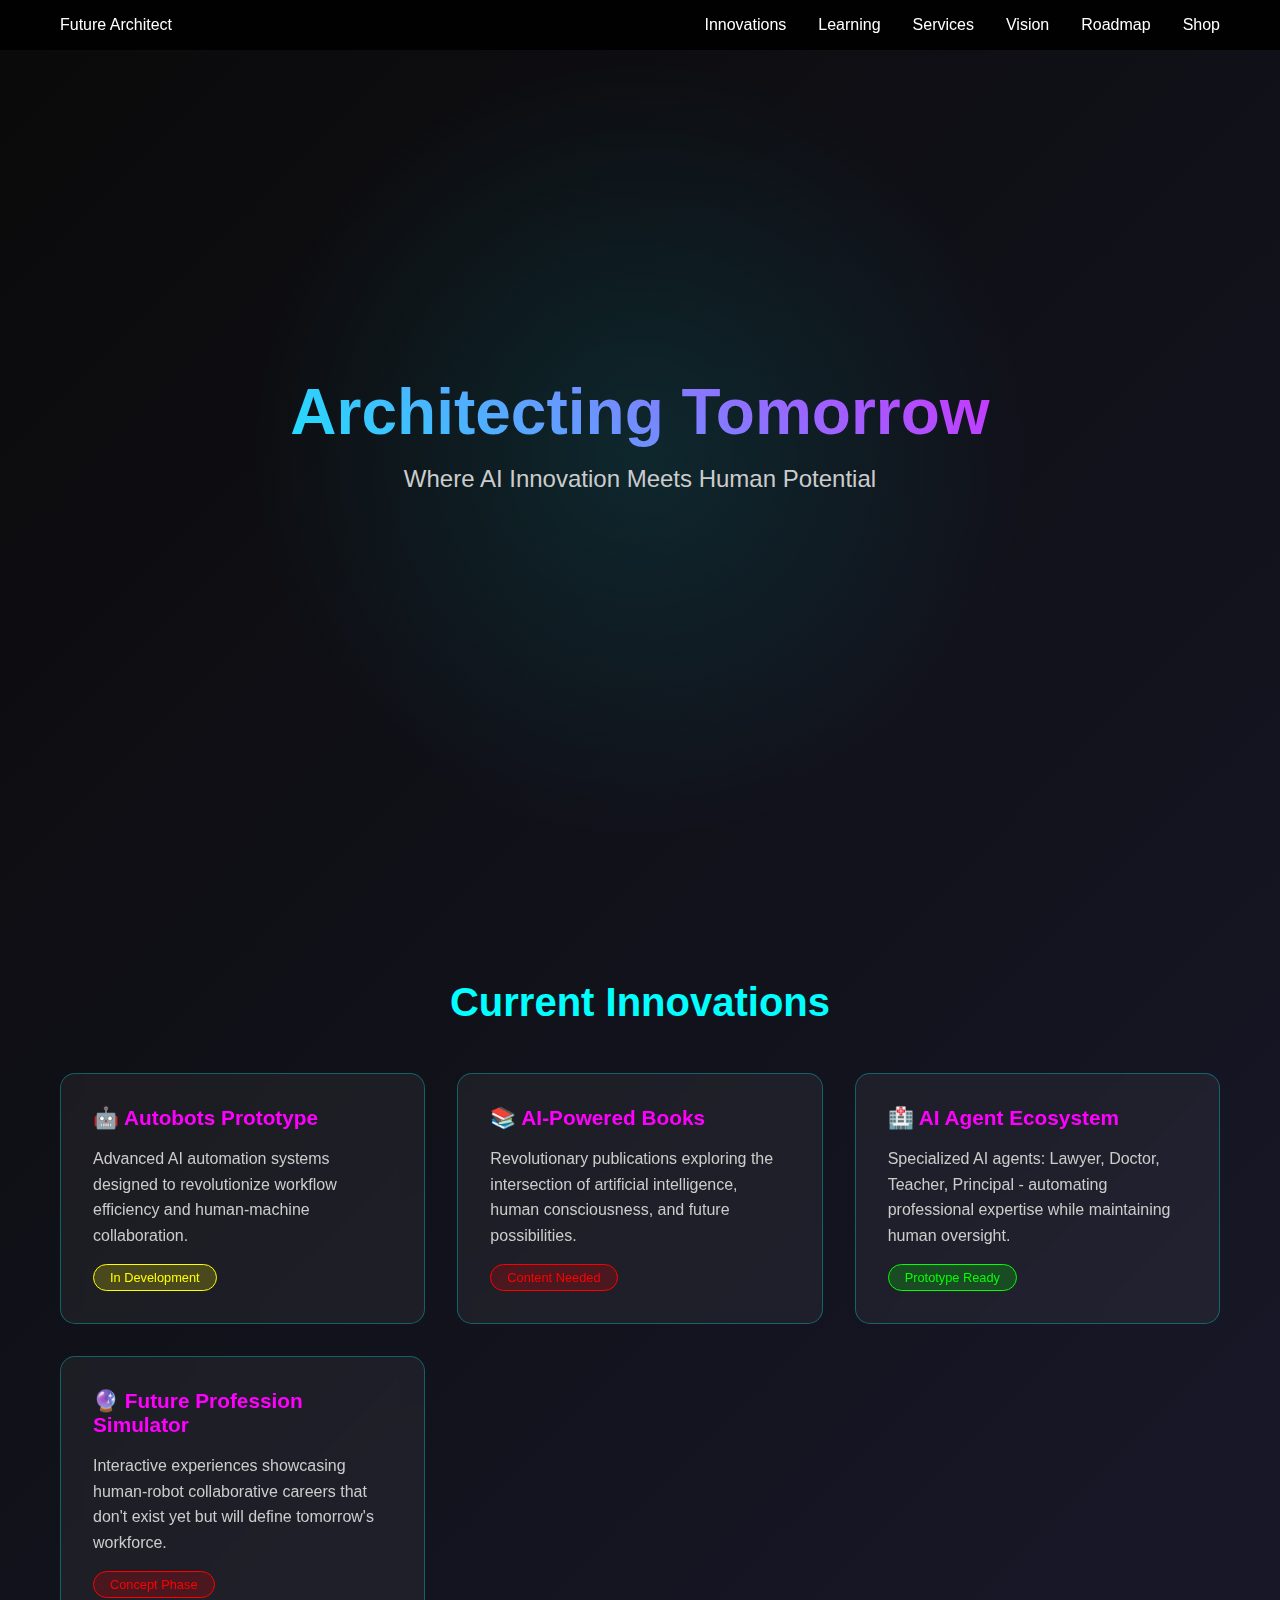
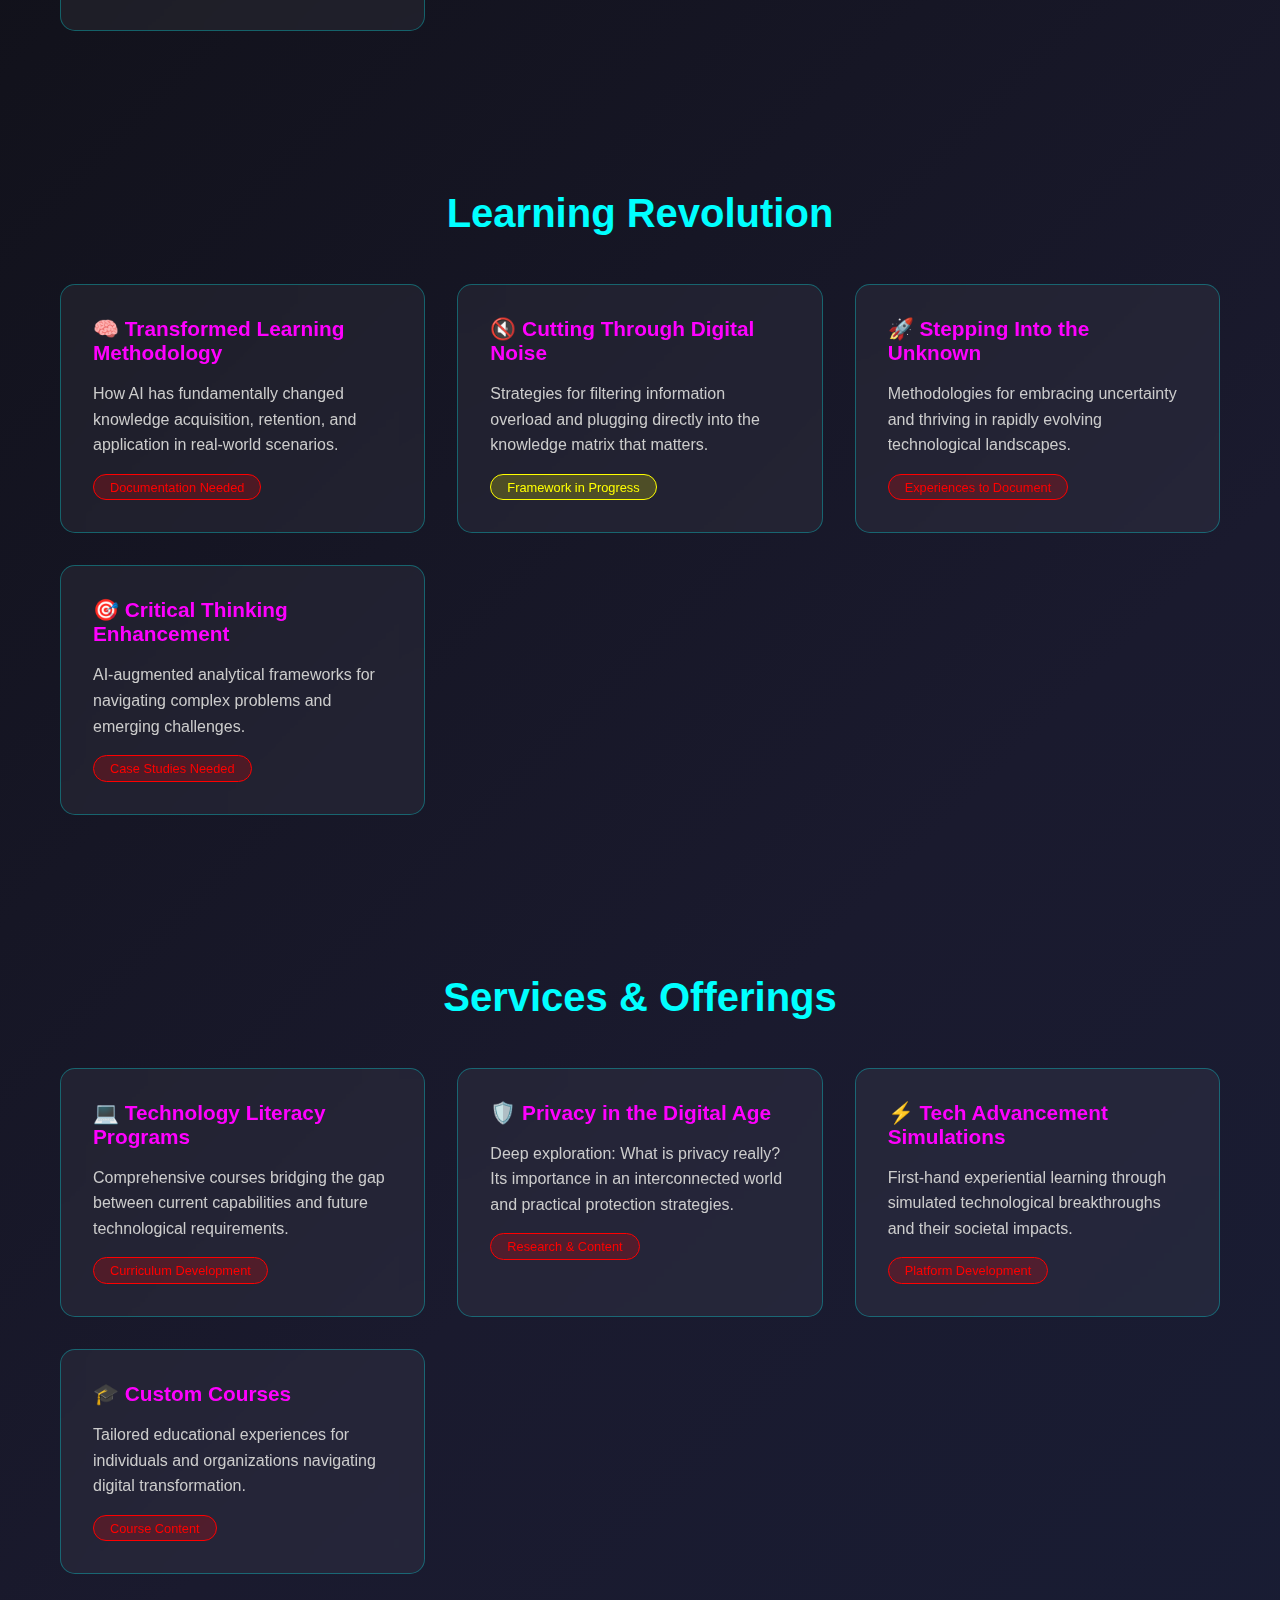
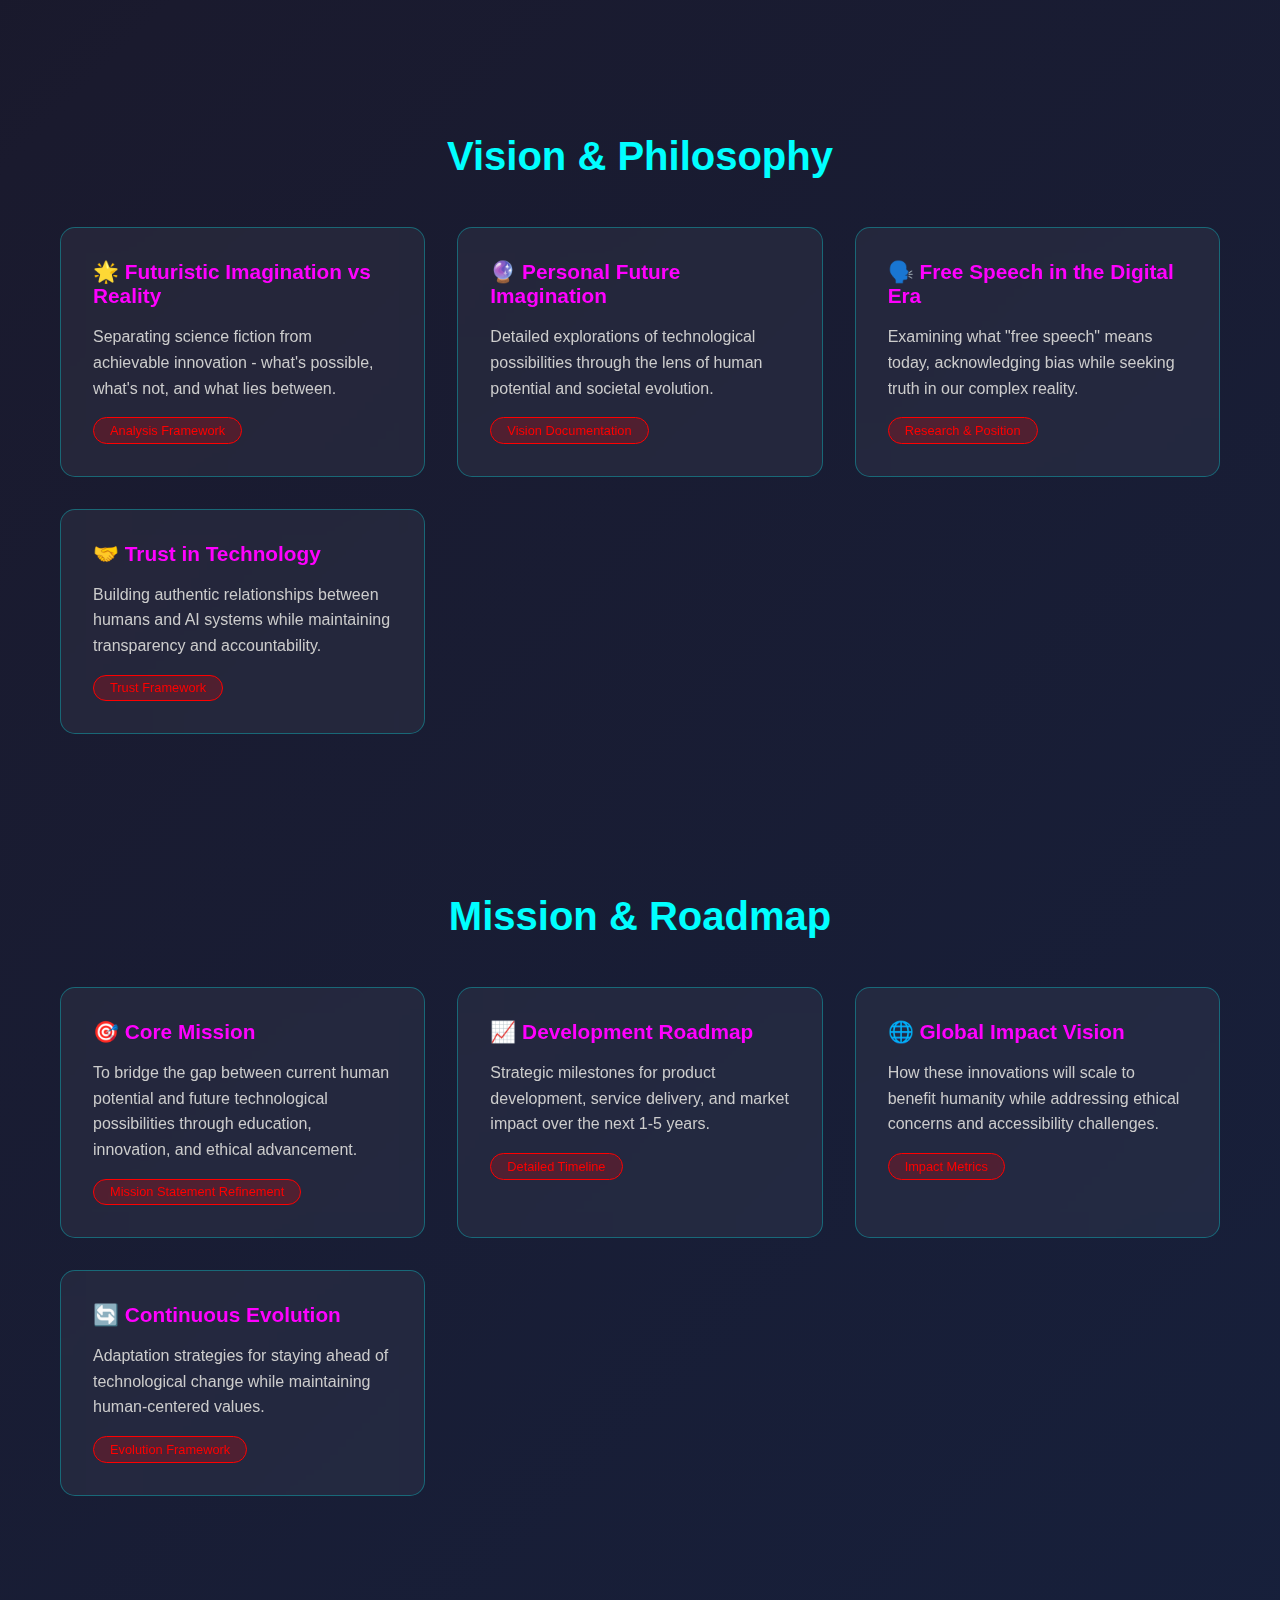
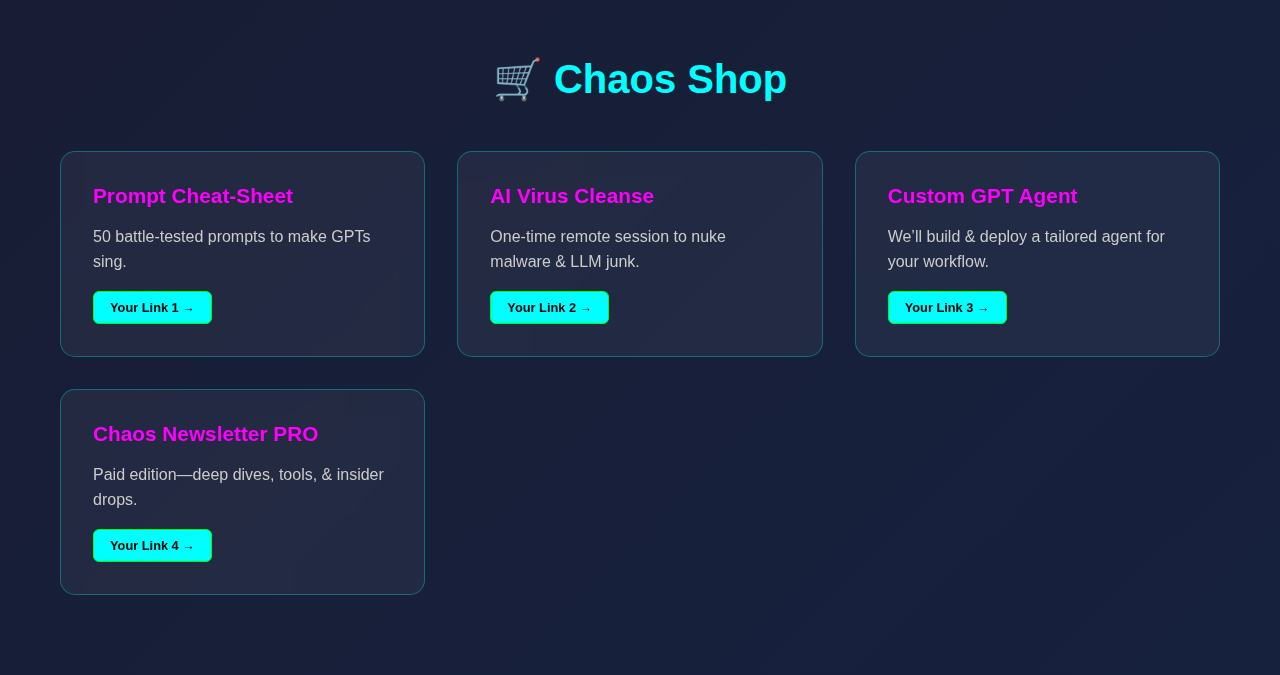
<file: docs/index.html>
<!DOCTYPE html>
<html lang="en">
<head>
  <meta charset="UTF-8">
  <meta name="viewport" content="width=device-width, initial-scale=1.0">
  <title>Future Architect | AI Innovation & Beyond</title>
  <style>
    * {
      margin: 0;
      padding: 0;
      box-sizing: border-box;
    }
    
    body {
      font-family: 'Segoe UI', Tahoma, Geneva, Verdana, sans-serif;
      background: linear-gradient(135deg, #0a0a0a 0%, #1a1a2e 50%, #16213e 100%);
      color: #ffffff;
      overflow-x: hidden;
    }
    
    .container {
      max-width: 1200px;
      margin: 0 auto;
      padding: 0 20px;
    }
    
    /* Animated Header */
    header {
      height: 100vh;
      display: flex;
      align-items: center;
      justify-content: center;
      position: relative;
      background: radial-gradient(circle at 50% 50%, rgba(0, 255, 255, 0.1) 0%, transparent 50%);
    }
    
    .hero-content {
      text-align: center;
      z-index: 2;
    }
    
    .hero-title {
      font-size: 4rem;
      font-weight: 700;
      background: linear-gradient(45deg, #00ffff, #ff00ff, #ffff00);
      background-size: 300% 300%;
      -webkit-background-clip: text;
      -webkit-text-fill-color: transparent;
      animation: gradientShift 3s ease-in-out infinite;
      margin-bottom: 1rem;
    }
    
    .hero-subtitle {
      font-size: 1.5rem;
      color: #cccccc;
      margin-bottom: 2rem;
    }
    
    @keyframes gradientShift {
      0%, 100% { background-position: 0% 50%; }
      50% { background-position: 100% 50%; }
    }
    
    /* Navigation */
    nav {
      position: fixed;
      top: 0;
      width: 100%;
      background: rgba(0, 0, 0, 0.9);
      backdrop-filter: blur(10px);
      z-index: 1000;
      padding: 1rem 0;
    }
    
    .nav-content {
      display: flex;
      justify-content: space-between;
      align-items: center;
    }
    
    .nav-links {
      display: flex;
      list-style: none;
      gap: 2rem;
    }
    
    .nav-links a {
      color: #ffffff;
      text-decoration: none;
      transition: color 0.3s ease;
    }
    
    .nav-links a:hover {
      color: #00ffff;
    }
    
    /* Sections */
    section {
      padding: 5rem 0;
      position: relative;
    }
    
    .section-title {
      font-size: 2.5rem;
      text-align: center;
      margin-bottom: 3rem;
      color: #00ffff;
    }
    
    /* Card Grid */
    .card-grid {
      display: grid;
      grid-template-columns: repeat(auto-fit, minmax(350px, 1fr));
      gap: 2rem;
      margin-top: 2rem;
    }
    
    .card {
      background: rgba(255, 255, 255, 0.05);
      border: 1px solid rgba(0, 255, 255, 0.3);
      border-radius: 15px;
      padding: 2rem;
      backdrop-filter: blur(10px);
      transition: transform 0.3s ease, box-shadow 0.3s ease;
    }
    
    .card:hover {
      transform: translateY(-10px);
      box-shadow: 0 20px 40px rgba(0, 255, 255, 0.2);
    }
    
    .card h3 {
      color: #ff00ff;
      margin-bottom: 1rem;
      font-size: 1.3rem;
    }
    
    .card p {
      line-height: 1.6;
      color: #cccccc;
    }
    
    /* Status indicators & Shop links */
    .status {
      display: inline-block;
      padding: 0.3rem 1rem;
      border-radius: 20px;
      font-size: 0.8rem;
      margin-top: 1rem;
    }
    
    .status.active {
      background: rgba(0, 255, 0, 0.2);
      border: 1px solid #00ff00;
      color: #00ff00;
    }
    
    .status.developing {
      background: rgba(255, 255, 0, 0.2);
      border: 1px solid #ffff00;
      color: #ffff00;
    }
    
    .status.missing {
      background: rgba(255, 0, 0, 0.2);
      border: 1px solid #ff0000;
      color: #ff0000;
    }
    
    /* Shop button style */
    #shop .card a {
      display: inline-block;
      margin-top: 1rem;
      padding: 0.5rem 1rem;
      background: #0ff;
      color: #000;
      font-weight: 600;
      border-radius: 6px;
      text-decoration: none;
    }
    #shop .card a:hover {
      opacity: 0.85;
    }
    
    /* Floating particles */
    .particle {
      position: fixed;
      width: 4px;
      height: 4px;
      background: #00ffff;
      border-radius: 50%;
      pointer-events: none;
      opacity: 0.7;
      animation: float 6s infinite linear;
    }
    
    @keyframes float {
      0% {
        transform: translateY(100vh) rotate(0deg);
        opacity: 0;
      }
      10% {
        opacity: 0.7;
      }
      90% {
        opacity: 0.7;
      }
      100% {
        transform: translateY(-100px) rotate(360deg);
        opacity: 0;
      }
    }
    
    /* Responsive */
    @media (max-width: 768px) {
      .hero-title {
        font-size: 2.5rem;
      }
      
      .card-grid {
        grid-template-columns: 1fr;
      }
      
      .nav-links {
        gap: 1rem;
      }
    }
  </style>
</head>
<body>
  <nav>
    <div class="container">
      <div class="nav-content">
        <div class="logo">Future Architect</div>
        <ul class="nav-links">
          <li><a href="#innovations">Innovations</a></li>
          <li><a href="#learning">Learning</a></li>
          <li><a href="#services">Services</a></li>
          <li><a href="#vision">Vision</a></li>
          <li><a href="#roadmap">Roadmap</a></li>
          <li><a href="#shop">Shop</a></li>
        </ul>
      </div>
    </div>
  </nav>

  <header>
    <div class="hero-content">
      <h1 class="hero-title">Architecting Tomorrow</h1>
      <p class="hero-subtitle">Where AI Innovation Meets Human Potential</p>
    </div>
  </header>

  <section id="innovations">
    <div class="container">
      <h2 class="section-title">Current Innovations</h2>
      <div class="card-grid">
        <div class="card">
          <h3>🤖 Autobots Prototype</h3>
          <p>Advanced AI automation systems designed to revolutionize workflow efficiency and human-machine collaboration.</p>
          <span class="status developing">In Development</span>
        </div>
        <div class="card">
          <h3>📚 AI-Powered Books</h3>
          <p>Revolutionary publications exploring the intersection of artificial intelligence, human consciousness, and future possibilities.</p>
          <span class="status missing">Content Needed</span>
        </div>
        <div class="card">
          <h3>🏥 AI Agent Ecosystem</h3>
          <p>Specialized AI agents: Lawyer, Doctor, Teacher, Principal - automating professional expertise while maintaining human oversight.</p>
          <span class="status active">Prototype Ready</span>
        </div>
        <div class="card">
          <h3>🔮 Future Profession Simulator</h3>
          <p>Interactive experiences showcasing human-robot collaborative careers that don't exist yet but will define tomorrow's workforce.</p>
          <span class="status missing">Concept Phase</span>
        </div>
      </div>
    </div>
  </section>

  <section id="learning">
    <div class="container">
      <h2 class="section-title">Learning Revolution</h2>
      <div class="card-grid">
        <div class="card">
          <h3>🧠 Transformed Learning Methodology</h3>
          <p>How AI has fundamentally changed knowledge acquisition, retention, and application in real-world scenarios.</p>
          <span class="status missing">Documentation Needed</span>
        </div>
        <div class="card">
          <h3>🔇 Cutting Through Digital Noise</h3>
          <p>Strategies for filtering information overload and plugging directly into the knowledge matrix that matters.</p>
          <span class="status developing">Framework in Progress</span>
        </div>
        <div class="card">
          <h3>🚀 Stepping Into the Unknown</h3>
          <p>Methodologies for embracing uncertainty and thriving in rapidly evolving technological landscapes.</p>
          <span class="status missing">Experiences to Document</span>
        </div>
        <div class="card">
          <h3>🎯 Critical Thinking Enhancement</h3>
          <p>AI-augmented analytical frameworks for navigating complex problems and emerging challenges.</p>
          <span class="status missing">Case Studies Needed</span>
        </div>
      </div>
    </div>
  </section>

  <section id="services">
    <div class="container">
      <h2 class="section-title">Services & Offerings</h2>
      <div class="card-grid">
        <div class="card">
          <h3>💻 Technology Literacy Programs</h3>
          <p>Comprehensive courses bridging the gap between current capabilities and future technological requirements.</p>
          <span class="status missing">Curriculum Development</span>
        </div>
        <div class="card">
          <h3>🛡️ Privacy in the Digital Age</h3>
          <p>Deep exploration: What is privacy really? Its importance in an interconnected world and practical protection strategies.</p>
          <span class="status missing">Research & Content</span>
        </div>
        <div class="card">
          <h3>⚡ Tech Advancement Simulations</h3>
          <p>First-hand experiential learning through simulated technological breakthroughs and their societal impacts.</p>
          <span class="status missing">Platform Development</span>
        </div>
        <div class="card">
          <h3>🎓 Custom Courses</h3>
          <p>Tailored educational experiences for individuals and organizations navigating digital transformation.</p>
          <span class="status missing">Course Content</span>
        </div>
      </div>
    </div>
  </section>

  <section id="vision">
    <div class="container">
      <h2 class="section-title">Vision & Philosophy</h2>
      <div class="card-grid">
        <div class="card">
          <h3>🌟 Futuristic Imagination vs Reality</h3>
          <p>Separating science fiction from achievable innovation - what's possible, what's not, and what lies between.</p>
          <span class="status missing">Analysis Framework</span>
        </div>
        <div class="card">
          <h3>🔮 Personal Future Imagination</h3>
          <p>Detailed explorations of technological possibilities through the lens of human potential and societal evolution.</p>
          <span class="status missing">Vision Documentation</span>
        </div>
        <div class="card">
          <h3>🗣️ Free Speech in the Digital Era</h3>
          <p>Examining what "free speech" means today, acknowledging bias while seeking truth in our complex reality.</p>
          <span class="status missing">Research & Position</span>
        </div>
        <div class="card">
          <h3>🤝 Trust in Technology</h3>
          <p>Building authentic relationships between humans and AI systems while maintaining transparency and accountability.</p>
          <span class="status missing">Trust Framework</span>
        </div>
      </div>
    </div>
  </section>

  <section id="roadmap">
    <div class="container">
      <h2 class="section-title">Mission & Roadmap</h2>
      <div class="card-grid">
        <div class="card">
          <h3>🎯 Core Mission</h3>
          <p>To bridge the gap between current human potential and future technological possibilities through education, innovation, and ethical advancement.</p>
          <span class="status missing">Mission Statement Refinement</span>
        </div>
        <div class="card">
          <h3>📈 Development Roadmap</h3>
          <p>Strategic milestones for product development, service delivery, and market impact over the next 1-5 years.</p>
          <span class="status missing">Detailed Timeline</span>
        </div>
        <div class="card">
          <h3>🌐 Global Impact Vision</h3>
          <p>How these innovations will scale to benefit humanity while addressing ethical concerns and accessibility challenges.</p>
          <span class="status missing">Impact Metrics</span>
        </div>
        <div class="card">
          <h3>🔄 Continuous Evolution</h3>
          <p>Adaptation strategies for staying ahead of technological change while maintaining human-centered values.</p>
          <span class="status missing">Evolution Framework</span>
        </div>
      </div>
    </div>
  </section>

  <!-- ────── SHOP SECTION ────── -->
  <section id="shop">
    <div class="container">
      <h2 class="section-title">🛒 Chaos Shop</h2>
      <div class="card-grid">
        <div class="card">
          <h3>Prompt Cheat-Sheet</h3>
          <p>50 battle-tested prompts to make GPTs sing.</p>
          <a href="YOUR_LINK_1" class="status active" target="_blank">Your Link 1 →</a>
        </div>
        <div class="card">
          <h3>AI Virus Cleanse</h3>
          <p>One-time remote session to nuke malware & LLM junk.</p>
          <a href="YOUR_LINK_2" class="status active" target="_blank">Your Link 2 →</a>
        </div>
        <div class="card">
          <h3>Custom GPT Agent</h3>
          <p>We’ll build & deploy a tailored agent for your workflow.</p>
          <a href="YOUR_LINK_3" class="status active" target="_blank">Your Link 3 →</a>
        </div>
        <div class="card">
          <h3>Chaos Newsletter PRO</h3>
          <p>Paid edition—deep dives, tools, & insider drops.</p>
          <a href="YOUR_LINK_4" class="status active" target="_blank">Your Link 4 →</a>
        </div>
      </div>
    </div>
  </section>

  <script>
    // Create floating particles
    function createParticle() {
      const particle = document.createElement('div');
      particle.className = 'particle';
      particle.style.left = Math.random() * 100 + 'vw';
      particle.style.animationDuration = (Math.random() * 3 + 3) + 's';
      document.body.appendChild(particle);
      setTimeout(() => particle.remove(), 6000);
    }
    setInterval(createParticle, 300);

    // Smooth scrolling
    document.querySelectorAll('a[href^="#"]').forEach(a => {
      a.addEventListener('click', e => {
        e.preventDefault();
        document.querySelector(a.getAttribute('href')).scrollIntoView({ behavior: 'smooth', block: 'start' });
      });
    });

    // Dynamic header effect
    document.addEventListener('mousemove', e => {
      const hero = document.querySelector('header');
      const x = e.clientX / window.innerWidth;
      const y = e.clientY / window.innerHeight;
      hero.style.background = `radial-gradient(circle at ${x*100}% ${y*100}%, rgba(0,255,255,0.1) 0%, transparent 50%)`;
    });
  </script>
</body>
</html>
</file>
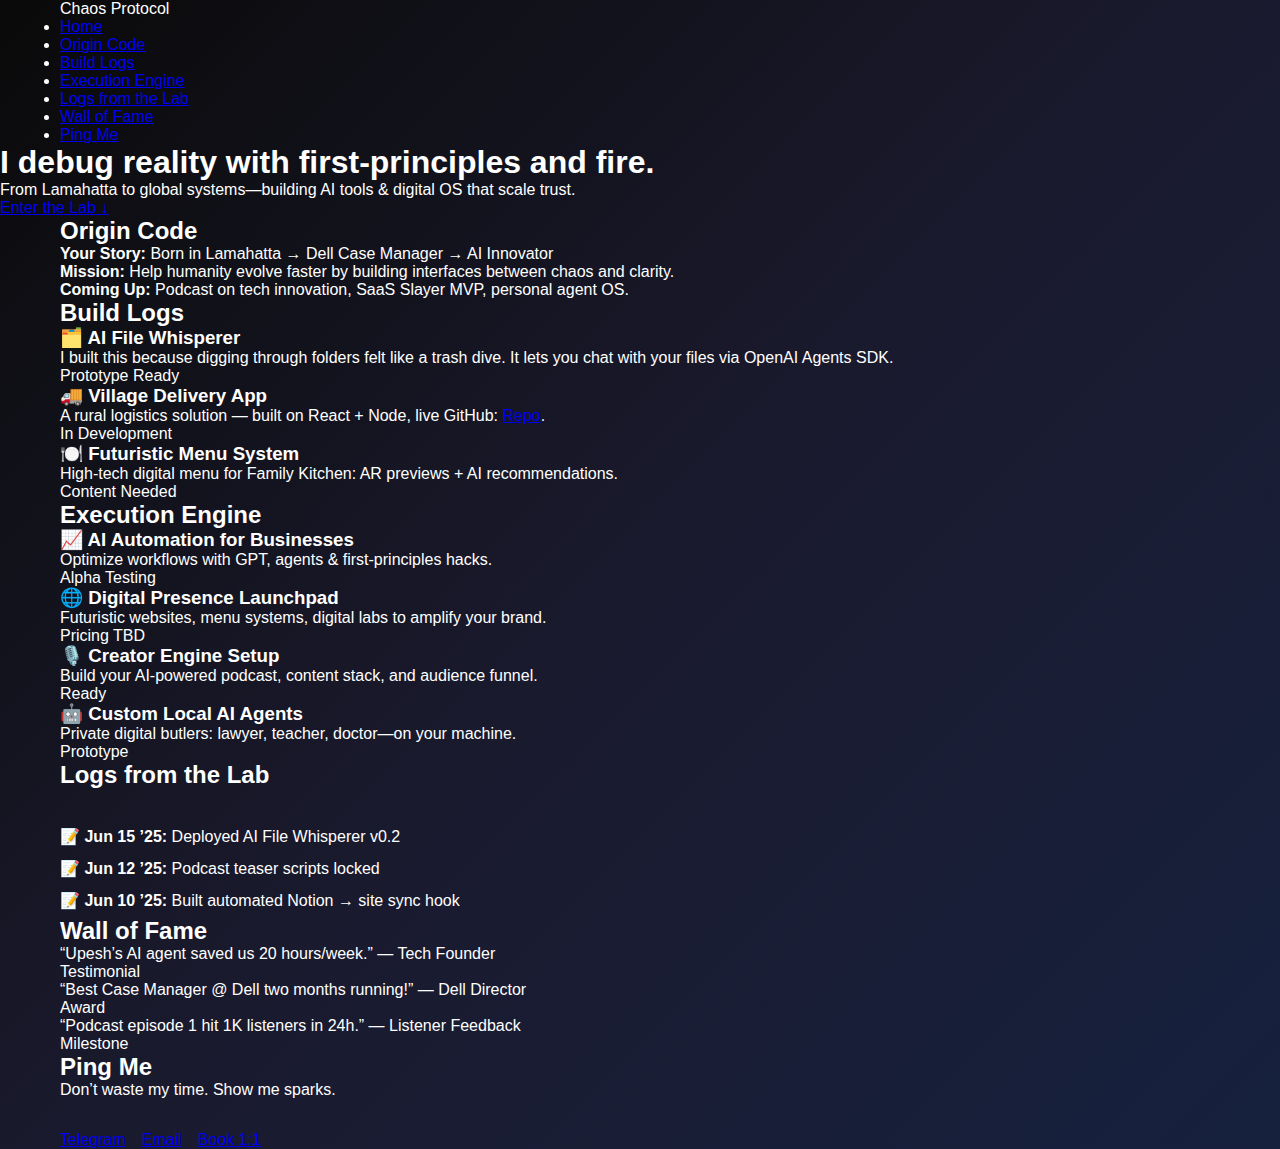
<file: website/index.html>
<!DOCTYPE html>
<html lang="en">
<head>
  <meta charset="UTF-8" />
  <meta name="viewport" content="width=device-width, initial-scale=1.0"/>
  <title>Upesh OS | I debug reality with first-principles and fire</title>
  <style>
    /* ── keep all your existing CSS here ── */
    * { margin:0; padding:0; box-sizing:border-box; }
    body { font-family:'Segoe UI', Tahoma, Geneva, Verdana, sans-serif;
      background:linear-gradient(135deg,#0a0a0a 0%,#1a1a2e 50%,#16213e 100%);
      color:#fff; overflow-x:hidden;
    }
    .container { max-width:1200px; margin:0 auto; padding:0 20px; }
    /*… keep the rest of your CSS (hero, nav, cards, particles, etc.) unchanged …*/
  </style>
</head>
<body>
  <!-- NAVIGATION -->
  <nav>
    <div class="container">
      <div class="nav-content">
        <div class="logo">Chaos Protocol</div>
        <ul class="nav-links">
          <li><a href="#home">Home</a></li>
          <li><a href="#about">Origin Code</a></li>
          <li><a href="#portfolio">Build Logs</a></li>
          <li><a href="#services">Execution Engine</a></li>
          <li><a href="#logs">Logs from the Lab</a></li>
          <li><a href="#fame">Wall of Fame</a></li>
          <li><a href="#contact">Ping Me</a></li>
        </ul>
      </div>
    </div>
  </nav>

  <!-- HERO -->
  <header id="home">
    <div class="hero-content">
      <h1 class="hero-title">I debug reality with first-principles and fire.</h1>
      <p class="hero-subtitle">From Lamahatta to global systems—building AI tools & digital OS that scale trust.</p>
      <a href="#about" class="status active" style="margin-top:1rem;">Enter the Lab ↓</a>
    </div>
  </header>

  <!-- ABOUT -->
  <section id="about">
    <div class="container">
      <h2 class="section-title">Origin Code</h2>
      <p><strong>Your Story:</strong> Born in Lamahatta → Dell Case Manager → AI Innovator</p>
      <p><strong>Mission:</strong> Help humanity evolve faster by building interfaces between chaos and clarity.</p>
      <p><strong>Coming Up:</strong> Podcast on tech innovation, SaaS Slayer MVP, personal agent OS.</p>
    </div>
  </section>

  <!-- PORTFOLIO -->
  <section id="portfolio">
    <div class="container">
      <h2 class="section-title">Build Logs</h2>
      <div class="card-grid">
        <div class="card">
          <h3>🗂️ AI File Whisperer</h3>
          <p>I built this because digging through folders felt like a trash dive. It lets you chat with your files via OpenAI Agents SDK.</p>
          <span class="status active">Prototype Ready</span>
        </div>
        <div class="card">
          <h3>🚚 Village Delivery App</h3>
          <p>A rural logistics solution — built on React + Node, live GitHub: <a href="https://github.com/Upesh0070/village-delivery-app" target="_blank">Repo</a>.</p>
          <span class="status developing">In Development</span>
        </div>
        <div class="card">
          <h3>🍽️ Futuristic Menu System</h3>
          <p>High-tech digital menu for Family Kitchen: AR previews + AI recommendations.</p>
          <span class="status missing">Content Needed</span>
        </div>
      </div>
    </div>
  </section>

  <!-- SERVICES -->
  <section id="services">
    <div class="container">
      <h2 class="section-title">Execution Engine</h2>
      <div class="card-grid">
        <div class="card">
          <h3>📈 AI Automation for Businesses</h3>
          <p>Optimize workflows with GPT, agents & first-principles hacks.</p>
          <span class="status developing">Alpha Testing</span>
        </div>
        <div class="card">
          <h3>🌐 Digital Presence Launchpad</h3>
          <p>Futuristic websites, menu systems, digital labs to amplify your brand.</p>
          <span class="status missing">Pricing TBD</span>
        </div>
        <div class="card">
          <h3>🎙️ Creator Engine Setup</h3>
          <p>Build your AI-powered podcast, content stack, and audience funnel.</p>
          <span class="status active">Ready</span>
        </div>
        <div class="card">
          <h3>🤖 Custom Local AI Agents</h3>
          <p>Private digital butlers: lawyer, teacher, doctor—on your machine.</p>
          <span class="status developing">Prototype</span>
        </div>
      </div>
    </div>
  </section>

  <!-- LOGS -->
  <section id="logs">
    <div class="container">
      <h2 class="section-title">Logs from the Lab</h2>
      <ul style="margin-top:2rem; list-style:none; line-height:2;">
        <li>📝 <strong>Jun 15 ’25:</strong> Deployed AI File Whisperer v0.2</li>
        <li>📝 <strong>Jun 12 ’25:</strong> Podcast teaser scripts locked</li>
        <li>📝 <strong>Jun 10 ’25:</strong> Built automated Notion → site sync hook</li>
      </ul>
    </div>
  </section>

  <!-- WALL OF FAME -->
  <section id="fame">
    <div class="container">
      <h2 class="section-title">Wall of Fame</h2>
      <div class="card-grid">
        <div class="card">
          <p>“Upesh’s AI agent saved us 20 hours/week.” — Tech Founder</p>
          <span class="status active">Testimonial</span>
        </div>
        <div class="card">
          <p>“Best Case Manager @ Dell two months running!” — Dell Director</p>
          <span class="status active">Award</span>
        </div>
        <div class="card">
          <p>“Podcast episode 1 hit 1K listeners in 24h.” — Listener Feedback</p>
          <span class="status active">Milestone</span>
        </div>
      </div>
    </div>
  </section>

  <!-- CONTACT -->
  <section id="contact">
    <div class="container">
      <h2 class="section-title">Ping Me</h2>
      <p>Don’t waste my time. Show me sparks.</p>
      <div style="margin-top:2rem; display:flex; gap:1rem;">
        <a href="https://t.me/yourhandle" class="status active">Telegram</a>
        <a href="mailto:you@domain.com" class="status active">Email</a>
        <a href="https://calendly.com/yourhandle" class="status active">Book 1:1</a>
      </div>
    </div>
  </section>

  <script>
    // ── keep your existing JS for particles + smooth scroll + header effect ──
    function createParticle() {
      const p = document.createElement('div');
      p.className = 'particle';
      p.style.left = Math.random()*100+'vw';
      p.style.animationDuration = (Math.random()*3+3)+'s';
      document.body.appendChild(p);
      setTimeout(()=>p.remove(),6000);
    }
    setInterval(createParticle,300);
    document.querySelectorAll('a[href^="#"]').forEach(a=>{
      a.addEventListener('click',e=>{
        e.preventDefault();
        document.querySelector(a.getAttribute('href'))
          .scrollIntoView({behavior:'smooth',block:'start'});
      });
    });
    document.addEventListener('mousemove',e=>{
      const h=document.querySelector('header'),
            x=e.clientX/window.innerWidth*100,
            y=e.clientY/window.innerHeight*100;
      h.style.background=`radial-gradient(circle at ${x}% ${y}%,rgba(0,255,255,0.1)0%,transparent50%)`;
    });
  </script>
</body>
</html>
</file>
